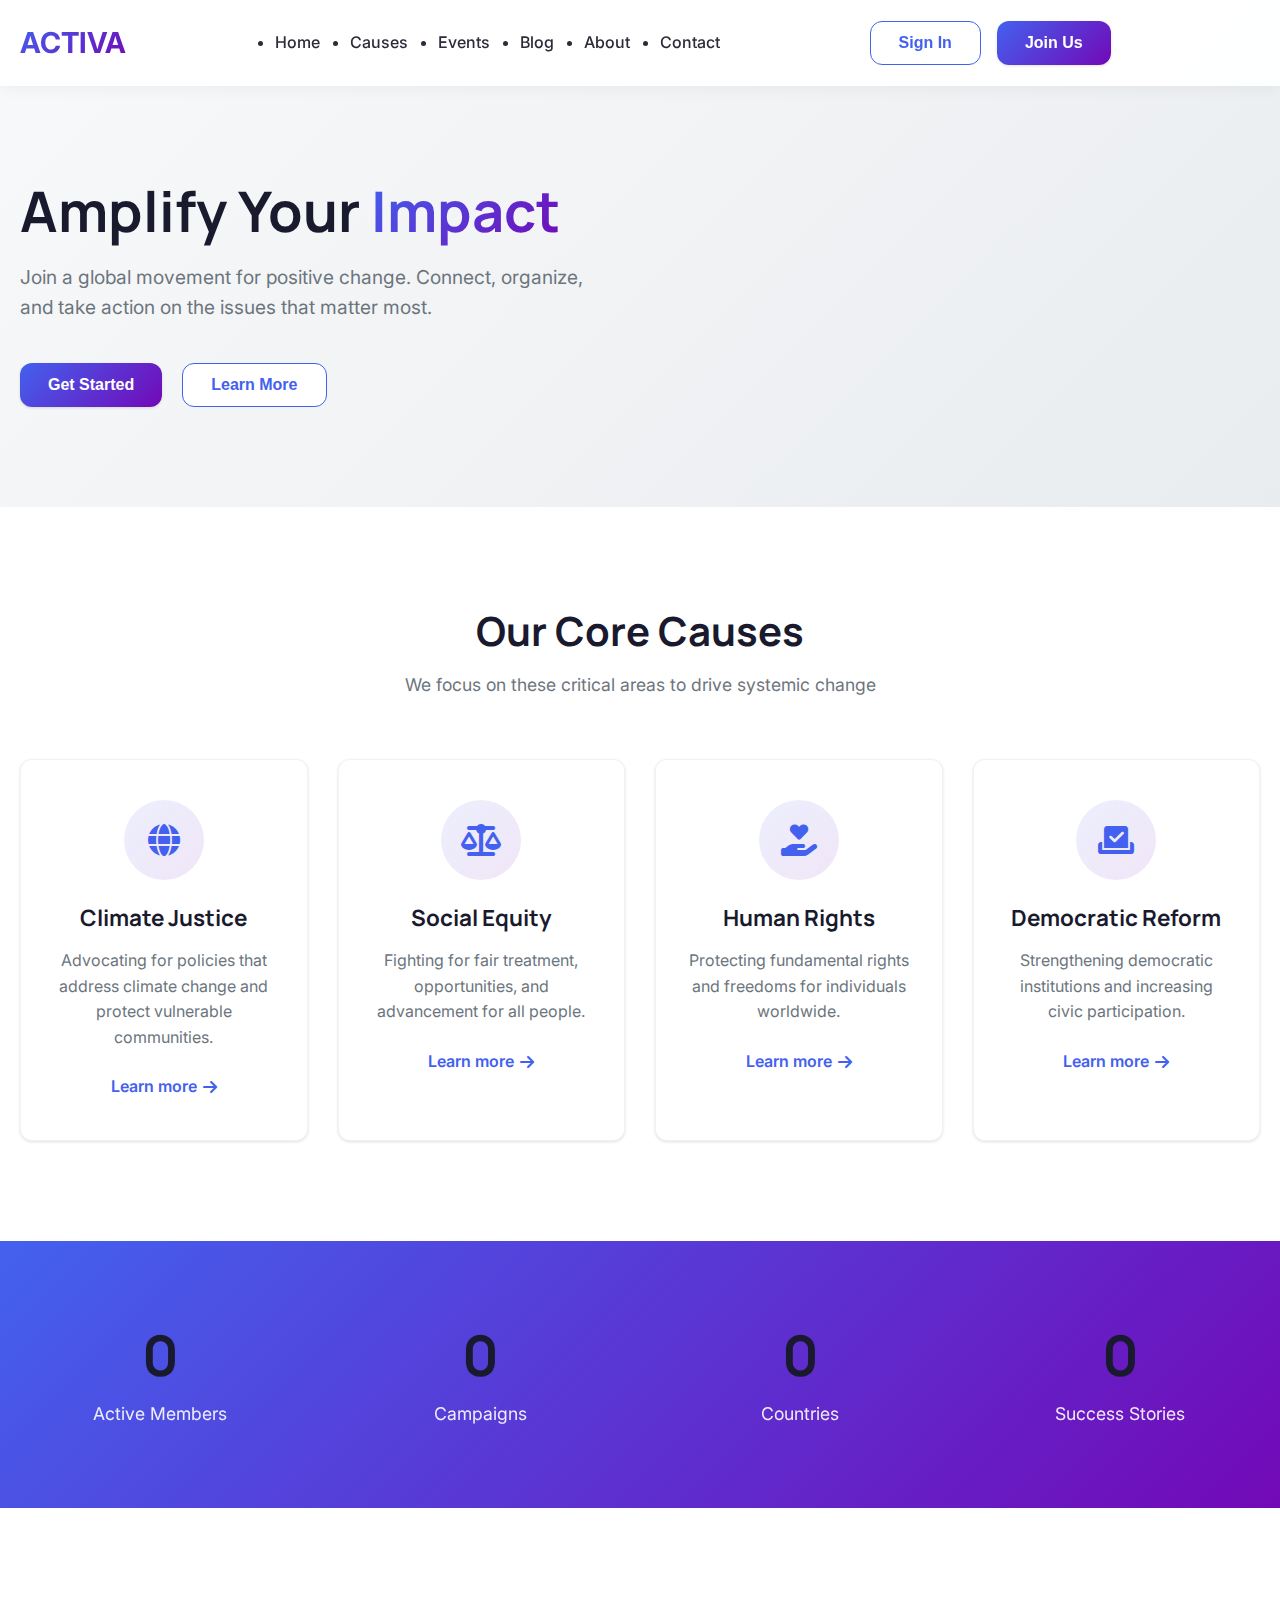
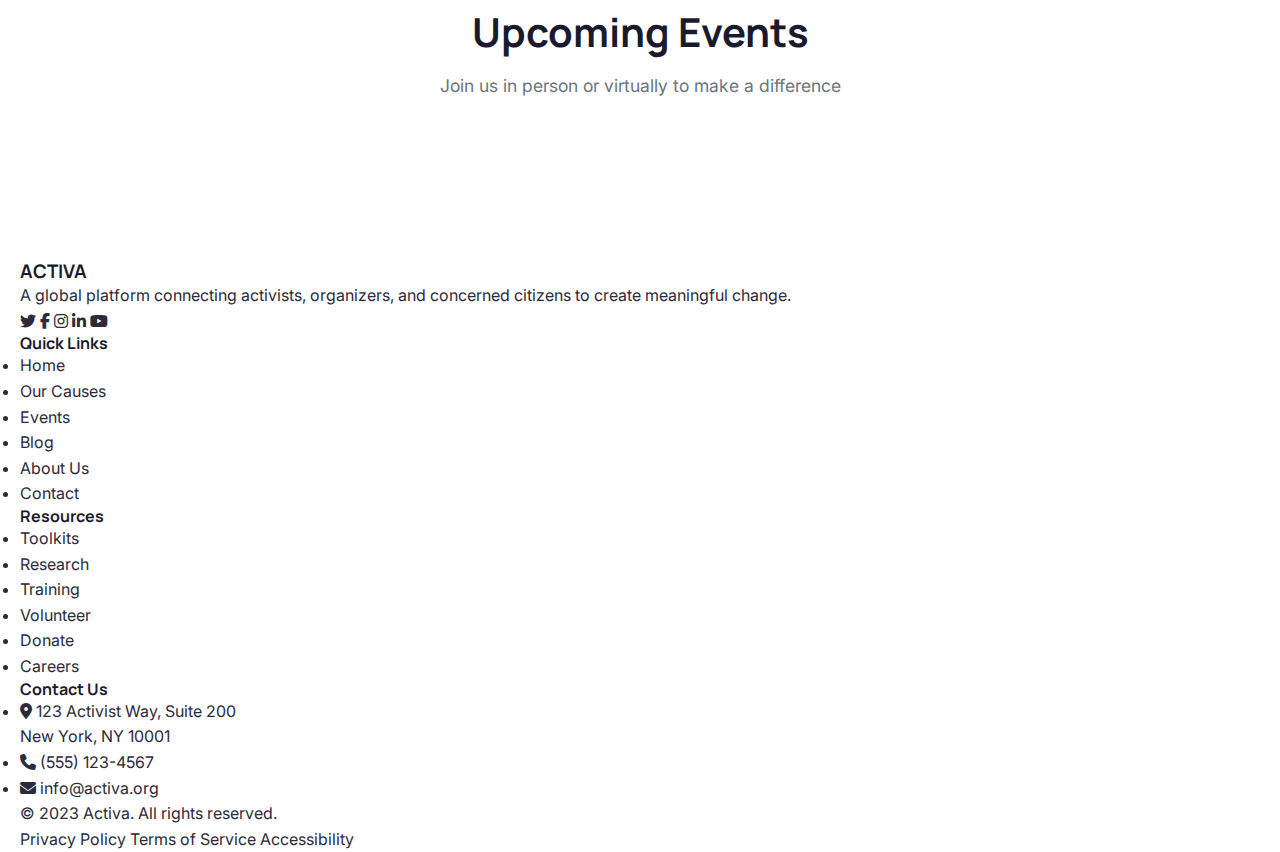
<file: index.html>
<!DOCTYPE html>
<html lang="en">
<head>
    <meta charset="UTF-8">
    <meta name="viewport" content="width=device-width, initial-scale=1.0">
    <title>Activa | Social Activism Platform</title>
    <link rel="stylesheet" href="https://cdnjs.cloudflare.com/ajax/libs/font-awesome/6.4.0/css/all.min.css">
    <link href="https://fonts.googleapis.com/css2?family=Inter:wght@300;400;500;600;700&family=Manrope:wght@500;600;700&display=swap" rel="stylesheet">
    <link rel="stylesheet" href="styles.css">
</head>
<body>
    <!-- Modern Navbar -->
    <nav class="navbar">
        <div class="container nav-container">
            <a href="index.html" class="logo">ACTIVA</a>
            
            <ul class="nav-links">
                <li><a href="index.html">Home</a></li>
                <li><a href="cause.html">Causes</a></li>
                <li><a href="#events">Events</a></li>
                <li><a href="#blog">Blog</a></li>
                <li><a href="#about">About</a></li>
                <li><a href="#contact">Contact</a></li>
            </ul>
            
            <div class="nav-actions">
                <button class="btn btn-secondary">Sign In</button>
                <button class="btn btn-primary">Join Us</button>
            </div>
            
            <div class="hamburger">
                <div class="bar"></div>
                <div class="bar"></div>
                <div class="bar"></div>
            </div>
        </div>
    </nav>

    <!-- Hero Section -->
    <section class="hero">
        <div class="container">
            <div class="hero-content">
                <h1>Amplify Your <span>Impact</span></h1>
                <p>Join a global movement for positive change. Connect, organize, and take action on the issues that matter most.</p>
                <div class="hero-actions">
                    <button class="btn btn-primary">Get Started</button>
                    <button class="btn btn-secondary">Learn More</button>
                </div>
            </div>
        </div>
    </section>

    <!-- Causes Section -->
    <section class="causes-section">
        <div class="container">
            <div class="section-header">
                <h2>Our Core Causes</h2>
                <p>We focus on these critical areas to drive systemic change</p>
            </div>
            <div class="causes-grid">
                <div class="cause-card">
                    <div class="cause-icon">
                        <i class="fas fa-globe"></i>
                    </div>
                    <h3>Climate Justice</h3>
                    <p>Advocating for policies that address climate change and protect vulnerable communities.</p>
                    <a href="#" class="read-more">Learn more <i class="fas fa-arrow-right"></i></a>
                </div>
                <div class="cause-card">
                    <div class="cause-icon">
                        <i class="fas fa-scale-balanced"></i>
                    </div>
                    <h3>Social Equity</h3>
                    <p>Fighting for fair treatment, opportunities, and advancement for all people.</p>
                    <a href="#" class="read-more">Learn more <i class="fas fa-arrow-right"></i></a>
                </div>
                <div class="cause-card">
                    <div class="cause-icon">
                        <i class="fas fa-hand-holding-heart"></i>
                    </div>
                    <h3>Human Rights</h3>
                    <p>Protecting fundamental rights and freedoms for individuals worldwide.</p>
                    <a href="#" class="read-more">Learn more <i class="fas fa-arrow-right"></i></a>
                </div>
                <div class="cause-card">
                    <div class="cause-icon">
                        <i class="fas fa-vote-yea"></i>
                    </div>
                    <h3>Democratic Reform</h3>
                    <p>Strengthening democratic institutions and increasing civic participation.</p>
                    <a href="#" class="read-more">Learn more <i class="fas fa-arrow-right"></i></a>
                </div>
            </div>
        </div>
    </section>

    <!-- Stats Section -->
    <section class="stats-section">
        <div class="container">
            <div class="stats-grid">
                <div class="stat-item">
                    <h3 data-count="12500">0</h3>
                    <p>Active Members</p>
                </div>
                <div class="stat-item">
                    <h3 data-count="320">0</h3>
                    <p>Campaigns</p>
                </div>
                <div class="stat-item">
                    <h3 data-count="45">0</h3>
                    <p>Countries</p>
                </div>
                <div class="stat-item">
                    <h3 data-count="98">0</h3>
                    <p>Success Stories</p>
                </div>
            </div>
        </div>
    </section>

    <!-- Events Section -->
    <section id="events" class="events-section">
        <div class="container">
            <div class="section-header">
                <h2>Upcoming Events</h2>
                <p>Join us in person or virtually to make a difference</p>
            </div>
            <div class="events-grid">
                <!-- Event cards would go here -->
            </div>
        </div>
    </section>

    <footer class="footer">
        <div class="container">
            <div class="footer-grid">
                <div class="footer-col footer-about">
                    <h3>ACTIVA</h3>
                    <p>A global platform connecting activists, organizers, and concerned citizens to create meaningful change.</p>
                    <div class="social-links">
                        <a href="#"><i class="fab fa-twitter"></i></a>
                        <a href="#"><i class="fab fa-facebook-f"></i></a>
                        <a href="#"><i class="fab fa-instagram"></i></a>
                        <a href="#"><i class="fab fa-linkedin-in"></i></a>
                        <a href="#"><i class="fab fa-youtube"></i></a>
                    </div>
                </div>
                <div class="footer-col">
                    <h4>Quick Links</h4>
                    <ul>
                        <li><a href="#home">Home</a></li>
                        <li><a href="#causes">Our Causes</a></li>
                        <li><a href="#events">Events</a></li>
                        <li><a href="#blog">Blog</a></li>
                        <li><a href="#about">About Us</a></li>
                        <li><a href="#contact">Contact</a></li>
                    </ul>
                </div>
                <div class="footer-col">
                    <h4>Resources</h4>
                    <ul>
                        <li><a href="#">Toolkits</a></li>
                        <li><a href="#">Research</a></li>
                        <li><a href="#">Training</a></li>
                        <li><a href="#">Volunteer</a></li>
                        <li><a href="#">Donate</a></li>
                        <li><a href="#">Careers</a></li>
                    </ul>
                </div>
                <div class="footer-col footer-contact">
                    <h4>Contact Us</h4>
                    <ul>
                        <li><i class="fas fa-map-marker-alt"></i> 123 Activist Way, Suite 200<br>New York, NY 10001</li>
                        <li><i class="fas fa-phone"></i> (555) 123-4567</li>
                        <li><i class="fas fa-envelope"></i> info@activa.org</li>
                    </ul>
                </div>
            </div>
            <div class="footer-bottom">
                <p>&copy; 2023 Activa. All rights reserved.</p>
                <div class="footer-legal">
                    <a href="#">Privacy Policy</a>
                    <a href="#">Terms of Service</a>
                    <a href="#">Accessibility</a>
                </div>
            </div>
        </div>
    </footer>

    <script src="script.js"></script>
</body>
</html>
</file>
<file: styles.css>
:root {
            --primary: #4361ee;
            --primary-dark: #3a56d4;
            --secondary: #7209b7;
            --accent: #4895ef;
            --dark: #1a1a2e;
            --dark-gray: #2b2b3a;
            --medium-gray: #6c757d;
            --light-gray: #f8f9fa;
            --white: #ffffff;
            --gradient: linear-gradient(135deg, #4361ee 0%, #7209b7 100%);
            --font-main: 'Inter', sans-serif;
            --font-heading: 'Manrope', sans-serif;
            --transition: all 0.3s cubic-bezier(0.25, 0.8, 0.25, 1);
            --shadow-sm: 0 1px 3px rgba(0,0,0,0.12);
            --shadow-md: 0 4px 6px rgba(0,0,0,0.1);
            --shadow-lg: 0 10px 15px rgba(0,0,0,0.1);
            --border-radius: 12px;
            --border-radius-lg: 24px;
        }

        * {
            margin: 0;
            padding: 0;
            box-sizing: border-box;
        }

        body {
            font-family: var(--font-main);
            color: var(--dark-gray);
            line-height: 1.6;
            background-color: var(--white);
            overflow-x: hidden;
        }

        h1, h2, h3, h4, h5, h6 {
            font-family: var(--font-heading);
            font-weight: 700;
            line-height: 1.2;
            color: var(--dark);
        }

        a {
            text-decoration: none;
            color: inherit;
            transition: var(--transition);
        }

        .container {
            width: 100%;
            max-width: 1320px;
            margin: 0 auto;
            padding: 0 20px;
        }

        section {
            padding: 100px 0;
        }

        .btn {
            display: inline-flex;
            align-items: center;
            justify-content: center;
            padding: 12px 28px;
            border-radius: var(--border-radius);
            font-weight: 600;
            font-size: 1rem;
            cursor: pointer;
            transition: var(--transition);
            border: none;
            gap: 8px;
        }

        .btn-primary {
            background: var(--gradient);
            color: var(--white);
            box-shadow: var(--shadow-sm);
        }

        .btn-primary:hover {
            transform: translateY(-2px);
            box-shadow: var(--shadow-md);
        }

        .btn-secondary {
            background-color: var(--white);
            color: var(--primary);
            border: 1px solid var(--primary);
        }

        .btn-secondary:hover {
            background-color: var(--primary);
            color: var(--white);
        }

        /* Modern Navbar */
        .navbar {
            position: fixed;
            top: 0;
            left: 0;
            width: 100%;
            padding: 20px 0;
            background-color: rgba(255, 255, 255, 0.95);
            backdrop-filter: blur(10px);
            z-index: 1000;
            box-shadow: 0 2px 15px rgba(0, 0, 0, 0.05);
            transition: var(--transition);
        }

        .navbar.scrolled {
            padding: 12px 0;
            box-shadow: 0 4px 20px rgba(0, 0, 0, 0.1);
        }

        .nav-container {
            display: flex;
            justify-content: space-between;
            align-items: center;
        }

        .logo {
            font-size: 1.8rem;
            font-weight: 700;
            background: var(--gradient);
            -webkit-background-clip: text;
            background-clip: text;
            color: transparent;
        }

        .nav-links {
            display: flex;
            gap: 30px;
        }

        .nav-links a {
            font-weight: 500;
            position: relative;
            color: var(--dark-gray);
        }

        .nav-links a::after {
            content: '';
            position: absolute;
            bottom: -5px;
            left: 0;
            width: 0;
            height: 2px;
            background: var(--gradient);
            transition: var(--transition);
        }

        .nav-links a:hover::after {
            width: 100%;
        }

        .nav-links a:hover {
            color: var(--dark);
        }

        .nav-actions {
            display: flex;
            gap: 16px;
        }

        /* Hero Section */
        .hero {
            padding: 180px 0 100px;
            background: linear-gradient(135deg, #f8f9fa 0%, #e9ecef 100%);
            position: relative;
            overflow: hidden;
        }

        .hero::before {
            content: '';
            position: absolute;
            top: 0;
            right: 0;
            width: 50%;
            height: 100%;
            background: url('https://images.unsplash.com/photo-1491438590914-bc09fcaaf77a?ixlib=rb-4.0.3&ixid=M3wxMjA3fDB8MHxwaG90by1wYWdlfHx8fGVufDB8fHx8fA%3D%3D&auto=format&fit=crop&w=1470&q=80') no-repeat center/cover;
            clip-path: polygon(20% 0%, 100% 0, 100% 100%, 0% 100%);
        }

        .hero-content {
            max-width: 600px;
        }

        .hero h1 {
            font-size: 3.5rem;
            margin-bottom: 20px;
            line-height: 1.1;
        }

        .hero h1 span {
            background: var(--gradient);
            -webkit-background-clip: text;
            background-clip: text;
            color: transparent;
        }

        .hero p {
            font-size: 1.2rem;
            color: var(--medium-gray);
            margin-bottom: 40px;
        }

        .hero-actions {
            display: flex;
            gap: 20px;
        }

        /* Causes Section */
        .causes-section {
            background-color: var(--white);
        }

        .section-header {
            text-align: center;
            margin-bottom: 60px;
        }

        .section-header h2 {
            font-size: 2.5rem;
            margin-bottom: 16px;
        }

        .section-header p {
            font-size: 1.1rem;
            color: var(--medium-gray);
            max-width: 700px;
            margin: 0 auto;
        }

        .causes-grid {
            display: grid;
            grid-template-columns: repeat(auto-fit, minmax(280px, 1fr));
            gap: 30px;
        }

        .cause-card {
            background: var(--white);
            border-radius: var(--border-radius);
            padding: 40px 30px;
            box-shadow: var(--shadow-sm);
            transition: var(--transition);
            text-align: center;
            border: 1px solid rgba(0, 0, 0, 0.05);
        }

        .cause-card:hover {
            transform: translateY(-10px);
            box-shadow: var(--shadow-lg);
        }

        .cause-icon {
            width: 80px;
            height: 80px;
            margin: 0 auto 25px;
            background: linear-gradient(135deg, rgba(67, 97, 238, 0.1) 0%, rgba(114, 9, 183, 0.1) 100%);
            border-radius: 50%;
            display: flex;
            align-items: center;
            justify-content: center;
            font-size: 2rem;
            color: var(--primary);
        }

        .cause-card h3 {
            margin-bottom: 16px;
            font-size: 1.4rem;
        }

        .cause-card p {
            margin-bottom: 24px;
            color: var(--medium-gray);
        }

        .read-more {
            display: inline-flex;
            align-items: center;
            gap: 6px;
            font-weight: 600;
            color: var(--primary);
        }

        .read-more:hover {
            color: var(--primary-dark);
        }

        /* Stats Section */
        .stats-section {
            background: var(--gradient);
            color: var(--white);
            padding: 80px 0;
        }

        .stats-grid {
            display: grid;
            grid-template-columns: repeat(auto-fit, minmax(200px, 1fr));
            gap: 40px;
            text-align: center;
        }

        .stat-item h3 {
            font-size: 3.5rem;
            margin-bottom: 12px;
            font-weight: 700;
        }

        .stat-item p {
            font-size: 1.1rem;
            opacity: 0.9;
        }

        /* Responsive Styles */
        @media (max-width: 1200px) {
            .hero::before {
                width: 45%;
                clip-path: polygon(25% 0%, 100% 0, 100% 100%, 0% 100%);
            }
        }

        @media (max-width: 992px) {
            .hero {
                padding: 150px 0 80px;
            }
            
            .hero::before {
                width: 50%;
                opacity: 0.3;
                clip-path: none;
            }
            
            .hero-content {
                max-width: 100%;
                text-align: center;
            }
            
            .hero-actions {
                justify-content: center;
            }
        }

        @media (max-width: 768px) {
            .nav-links {
                position: fixed;
                top: 80px;
                left: -100%;
                width: 100%;
                height: calc(100vh - 80px);
                background: var(--white);
                flex-direction: column;
                align-items: center;
                justify-content: center;
                gap: 30px;
                transition: var(--transition);
            }

            .nav-links.active {
                left: 0;
            }

            .hamburger {
                display: flex;
                flex-direction: column;
                gap: 6px;
                cursor: pointer;
                z-index: 1001;
            }

            .hamburger .bar {
                width: 30px;
                height: 3px;
                background: var(--dark);
                transition: var(--transition);
            }

            .hamburger.active .bar:nth-child(1) {
                transform: translateY(9px) rotate(45deg);
            }

            .hamburger.active .bar:nth-child(2) {
                opacity: 0;
            }

            .hamburger.active .bar:nth-child(3) {
                transform: translateY(-9px) rotate(-45deg);
            }

            .hero h1 {
                font-size: 2.8rem;
            }
        }

        @media (max-width: 576px) {
            .hero {
                padding: 140px 0 60px;
            }
            
            .hero h1 {
                font-size: 2.2rem;
            }
            
            .hero-actions {
                flex-direction: column;
                gap: 16px;
            }
            
            .section-header h2 {
                font-size: 2rem;
            }
        }
</file>
